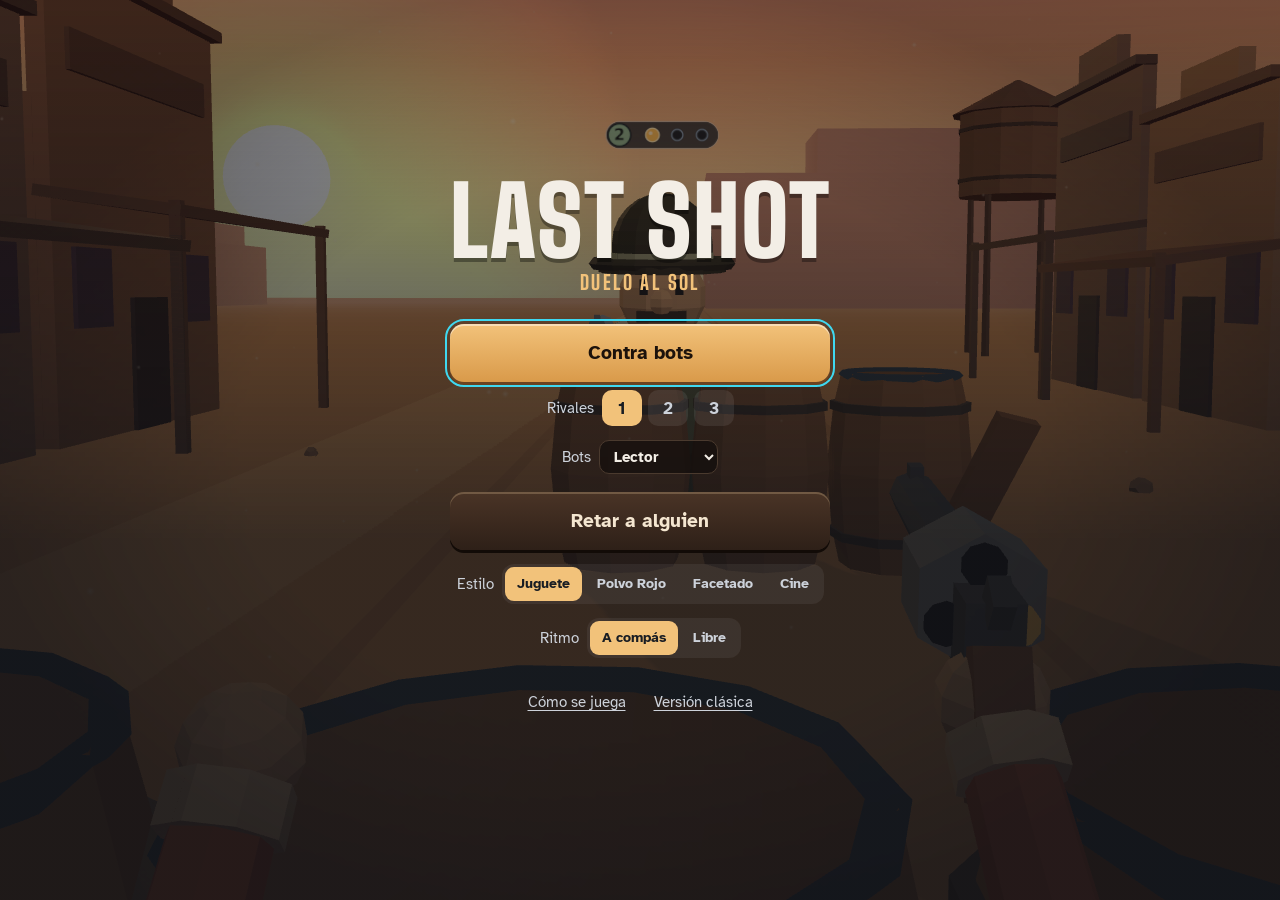
<file: index.html>
<!doctype html>
<html lang="es">
  <head>
    <meta charset="utf-8" />
    <meta
      name="viewport"
      content="width=device-width, initial-scale=1, viewport-fit=cover, interactive-widget=resizes-content"
    />
    <meta name="theme-color" content="#191D23" />
    <meta name="description" content="Last Shot: duelo al sol en primera persona. Recarga, cúbrete o dispara; contra bots o con hasta tres personas en casa." />
    <link rel="icon" type="image/svg+xml" href="./favicon.svg" />
    <link rel="preconnect" href="https://fonts.googleapis.com" />
    <link rel="preconnect" href="https://fonts.gstatic.com" crossorigin />
    <link
      rel="stylesheet"
      href="https://fonts.googleapis.com/css2?family=Anton&family=Atkinson+Hyperlegible:wght@400;700&family=Big+Shoulders+Display:wght@800;900&family=Smokum&display=swap"
    />
    <title>Last Shot</title>
    <script type="module" crossorigin src="./assets/main-CX0hcdd5.js"></script>
    <link rel="modulepreload" crossorigin href="./assets/icons-B4wjgE-C.js">
    <link rel="stylesheet" crossorigin href="./assets/main-DpHz0ccJ.css">
  </head>
  <body>
    <div id="app"></div>
    <noscript>Last Shot necesita JavaScript.</noscript>
  </body>
</html>
</file>
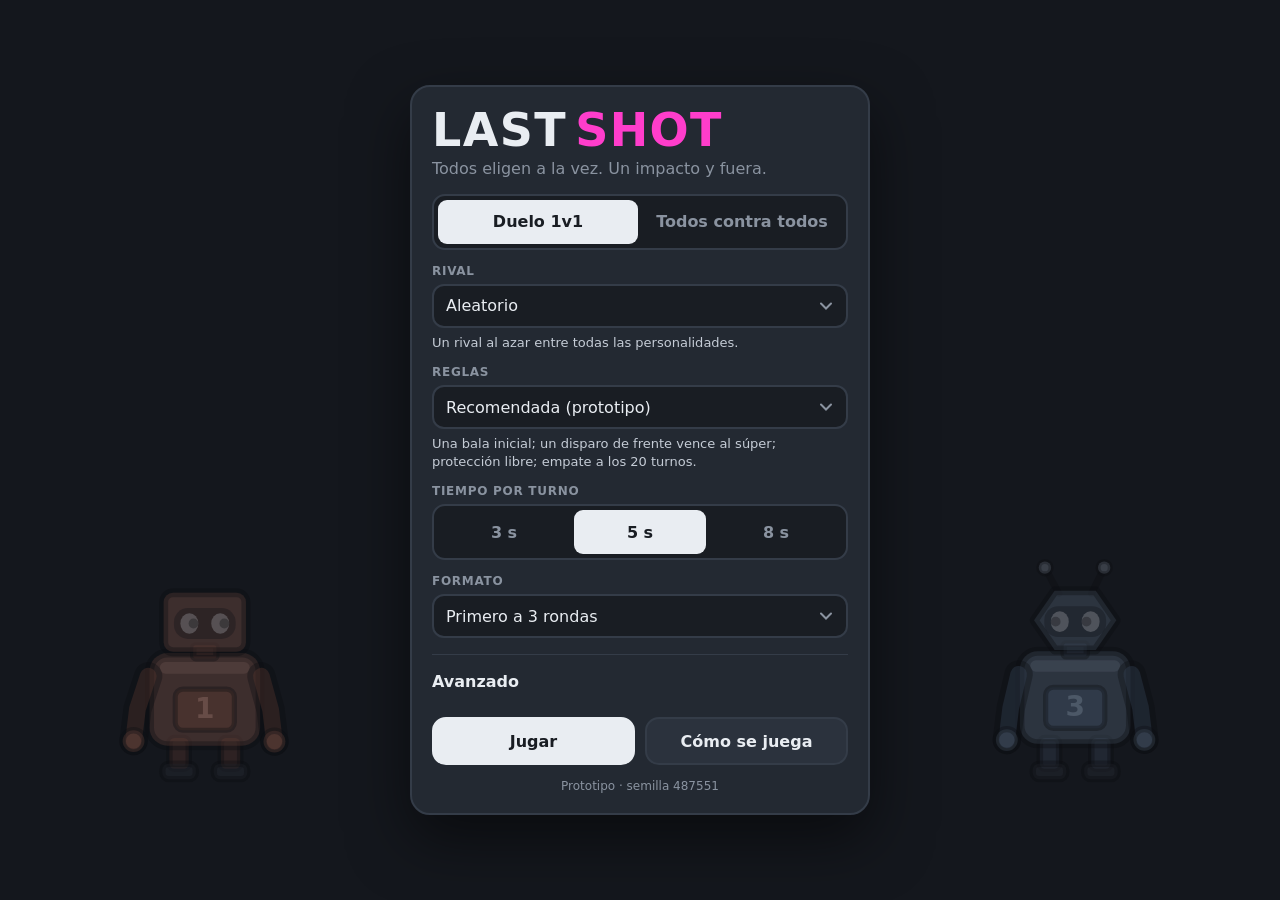
<file: clasico.html>
<!doctype html>
<html lang="es">
  <head>
    <meta charset="utf-8" />
    <meta
      name="viewport"
      content="width=device-width, initial-scale=1, viewport-fit=cover"
    />
    <meta name="theme-color" content="#191D23" />
    <meta name="description" content="Last Shot: duelo de turnos simultáneos. Recarga, protégete o dispara." />
    <link rel="icon" type="image/svg+xml" href="./favicon.svg" />
    <title>Last Shot · clásico</title>
    <script type="module" crossorigin src="./assets/clasico-B_nXFbmC.js"></script>
    <link rel="modulepreload" crossorigin href="./assets/icons-B4wjgE-C.js">
    <link rel="stylesheet" crossorigin href="./assets/clasico-CSBm9AZI.css">
  </head>
  <body>
    <div id="app"></div>
    <noscript>Last Shot necesita JavaScript.</noscript>
  </body>
</html>
</file>
<file: assets/main-DpHz0ccJ.css>
:root{--bg: #191d23;--ink: #f3eee6;--ink-2: #cdd2da;--muted: #8a93a0;--reload: #ffb547;--protect: #3fd8f0;--shoot: #ffffff;--super: #ff3dcb;--win: #7fd48a;--lose: #ff7a6b;--wood-hi: #9b6940;--wood-lo: #6f4527;--font-display: "Big Shoulders Display", "Arial Narrow", Impact, sans-serif;--font-body: "Atkinson Hyperlegible", system-ui, -apple-system, "Segoe UI", sans-serif;--safe-t: env(safe-area-inset-top, 0px);--safe-b: env(safe-area-inset-bottom, 0px);--safe-l: env(safe-area-inset-left, 0px);--safe-r: env(safe-area-inset-right, 0px);--band: 112px;color-scheme:dark}*{box-sizing:border-box}html,body{margin:0;height:100%;overflow:hidden;background:var(--bg);color:var(--ink);font-family:var(--font-body);line-height:1.25;-webkit-font-smoothing:antialiased;-webkit-tap-highlight-color:transparent;touch-action:manipulation;overscroll-behavior:none;user-select:none;-webkit-user-select:none}#app{position:fixed;inset:0}.fp-canvas{position:absolute;inset:0;width:100%;height:100%;display:block}svg{width:1em;height:1em;display:block}.k-reload{--c: var(--reload)}.k-protect{--c: var(--protect)}.k-shoot{--c: var(--shoot)}.k-super{--c: var(--super)}.fp-hud{position:absolute;inset:0;pointer-events:none}.fp-hud.hidden{display:none}.fp-hud button{pointer-events:auto}.fp-top{position:absolute;top:calc(var(--safe-t) + 5px);left:calc(var(--safe-l) + 12px);right:calc(var(--safe-r) + 12px);height:10px;display:flex;align-items:center;gap:12px}.fp-tl{position:relative;flex:1;height:6px;border-radius:3px;background:#0c0a0e80;box-shadow:0 0 0 1px #ffffff1a;transition:opacity .25s}.fp-tl b{position:absolute;left:0;top:0;bottom:0;border-radius:3px;width:var(--p, 100%);background:var(--ink)}.fp-tl i{position:absolute;top:50%;width:10px;height:10px;margin:-5px 0 0 -5px;border-radius:50%;background:#fff;box-shadow:0 0 8px 2px #fff6dcd9;left:var(--p, 100%)}.fp-tl.idle{opacity:.35}.fp-tl.idle i{display:none}.fp-tl.tension b{background:#ffe2a8}.fp-tl.tension i{animation:fp-tip .5s ease-in-out infinite alternate}@keyframes fp-tip{0%{transform:scale(1);box-shadow:0 0 6px 1px #ffdca0b3}to{transform:scale(1.35);box-shadow:0 0 12px 4px #ffc878f2}}.fp-corner,.fp-pips{display:flex;gap:5px;align-items:center}.fp-corner i,.fp-pips i{width:8px;height:8px;border-radius:1.5px;border:2px solid #9aa3af;transform:rotate(45deg);display:block;background:#120e0c66}.fp-corner i.on,.fp-pips i.on{background:var(--ink);border-color:var(--ink)}.fp-corner.rival{flex-direction:row-reverse}.fp-corner{gap:9px}.fp-pips.seat{gap:4px}.fp-pips.seat i{width:7px;height:7px;border-radius:50%;transform:none;border:1.5px solid var(--sc, #9aa3af);background:#120e0c66}.fp-pips.seat i.on{background:var(--sc, var(--ink));border-color:var(--sc, var(--ink));box-shadow:0 0 0 1px #ffffff59}.fp-corner.rival .fp-pips.seat{flex-direction:row-reverse}.fp-help{position:absolute;top:calc(var(--safe-t) + 22px);right:calc(var(--safe-r) + 8px);width:30px;height:30px;border-radius:50%;border:0;background:#120e0c73;color:var(--ink-2);font:700 15px/1 var(--font-body);cursor:pointer}.fp-help:focus-visible{outline:2px solid var(--protect)}.fp-mine{position:absolute;left:calc(var(--safe-l) + 16px);bottom:calc(var(--safe-b) + var(--band) + 10px);height:50px;display:flex;align-items:center;gap:12px}.fp-socks{display:flex;gap:5px;padding:5px 8px;border-radius:999px;background:#120e0c99;box-shadow:0 0 0 1px #ffffff12}.fp-socks .sk{width:13px;height:13px;border-radius:50%;border:2px solid #a9b0ba;position:relative;display:block}.fp-socks .sk i{position:absolute;inset:-2px;border-radius:50%;background:var(--reload);box-shadow:0 0 6px #ffb547bf,inset 0 -2px #78400a73;transform:scale(0);transition:transform .2s}.fp-socks .sk.full i{transform:scale(1)}.fp-socks .sk.pop i{animation:fp-pop .32s cubic-bezier(.3,1.6,.5,1)}.fp-badge{position:relative;width:50px;height:50px;border-radius:50%;background:#232932;display:grid;place-items:center;box-shadow:0 2px #0006;visibility:hidden;color:var(--c, #8a93a0)}.fp-badge:after{content:"";position:absolute;inset:0;border-radius:50%;border:3px solid var(--c, #8a93a0)}.fp-badge.auto:after{border-style:dashed;opacity:.7}.fp-badge.on{visibility:visible;animation:fp-pop .18s ease-out}.fp-badge .ico svg{width:30px;height:30px}.fp-badge .glow{position:absolute;inset:-6px;border-radius:50%;background:radial-gradient(circle,var(--c, transparent) 0,rgba(0,0,0,0) 68%);opacity:.25}.fp-badge .x{position:absolute;left:-7px;top:-7px;width:23px;height:23px;border-radius:50%;background:#232932;border:2px solid #9aa3af;color:#d5dae0;display:none;place-items:center}.fp-badge .x svg{width:15px;height:15px}.fp-badge.down .x{display:grid}.fp-badge.down{filter:saturate(.5)}@keyframes fp-pop{0%{transform:scale(.4)}70%{transform:scale(1.12)}to{transform:scale(1)}}.fp-band{position:absolute;left:0;right:0;bottom:0;height:calc(var(--band) + var(--safe-b));padding:14px calc(var(--safe-r) + 14px) calc(var(--safe-b) + 24px) calc(var(--safe-l) + 14px);background:linear-gradient(#2b1f17,#15100c);box-shadow:inset 0 3px #ffdeac24,0 -2px #0b0705}.fp-keys{max-width:440px;height:74px;margin:0 auto;display:grid;grid-template-columns:repeat(4,minmax(56px,1fr));gap:8px;transition:opacity .3s ease,transform .3s ease}.fp-keys.gone{opacity:0;transform:translateY(8px)}.fp-keys.gone .fp-key{pointer-events:none}.fp-keys.locked .fp-key:not(.sel){opacity:.42}.fp-key{position:relative;min-width:56px;height:74px;padding:5px;border:0;border-radius:14px;color:var(--c);cursor:pointer;background:repeating-linear-gradient(90deg,#00000012 0 2px,#0000 2px 11px,#ffe6be0d 11px 12px,#0000 12px 23px),linear-gradient(var(--wood-hi),var(--wood-lo));box-shadow:inset 0 2px #ffdeac73,inset 0 -3px #00000059,0 4px #1d120a;transition:transform .08s,box-shadow .08s;touch-action:manipulation}.fp-key:focus-visible{outline:2px solid var(--protect);outline-offset:3px}.fp-key .face{height:100%;border-radius:10px;background:#1e1712;display:grid;justify-items:center;align-content:center;gap:6px;box-shadow:inset 0 2px #00000080}.fp-key .ic svg{width:31px;height:31px}.fp-key .w{font:700 12.5px/1 var(--font-body);color:#e8d9c4;letter-spacing:.01em}.fp-key .ring{position:absolute;inset:-4px;border-radius:17px;border:3px solid var(--c);opacity:0;pointer-events:none}.fp-key .lift{position:absolute;left:50%;top:-48px;width:38px;height:38px;margin-left:-19px;border-radius:50%;background:#232932;box-shadow:0 0 0 3px var(--c),0 2px #0006;display:grid;place-items:center;opacity:0;transform:translateY(10px) scale(.6);transition:opacity .12s,transform .16s cubic-bezier(.3,1.5,.5,1);pointer-events:none}.fp-key .lift svg{width:22px;height:22px}.fp-key.sel{transform:translateY(3px);box-shadow:inset 0 2px #ffdeac4d,inset 0 -2px #00000059,0 1px #1d120a}.fp-key.sel .face{background:#15100c;box-shadow:inset 0 3px 6px #0009}.fp-key.sel .ring{opacity:.6}.fp-key.sel .lift{opacity:1;transform:none}.fp-key.sel.locked .ring{opacity:1;border-width:4px;animation:fp-snap .16s ease-out}.fp-key.sel.locked .lift{opacity:0}@keyframes fp-snap{0%{transform:scale(1.08)}to{transform:scale(1)}}.fp-key .notch{position:absolute;top:-2px;right:7px;width:18px;height:19px;border-radius:0 0 9px 9px;background:#120b07;display:none;box-shadow:inset 0 -2px #ffdeac2e,0 1px #ffdeac40}.fp-key .notch:before{content:"";position:absolute;left:6px;top:4px;width:6px;height:6px;border-radius:50%;background:#b9a68c}.fp-key .notch:after{content:"";position:absolute;left:7.5px;top:8px;width:3px;height:7px;border-radius:1px;background:#b9a68c}.fp-key.off .notch{display:block}.fp-key.off .ic{opacity:.42}.fp-key.off .w{color:#8f8272}.fp-key.shake{animation:fp-shake .28s ease}@keyframes fp-shake{20%{transform:translate(-4px)}45%{transform:translate(4px)}70%{transform:translate(-2px)}}.fp-intro{position:absolute;left:0;right:0;top:34%;text-align:center;font:900 clamp(48px,15vw,88px)/1 var(--font-display);text-transform:uppercase;letter-spacing:.02em;color:var(--ink);text-shadow:0 3px 0 rgba(0,0,0,.35),0 0 24px rgba(0,0,0,.35);opacity:0}.fp-intro.show{animation:fp-intro 1s ease-out forwards}@keyframes fp-intro{0%{opacity:0;transform:scale(1.25)}18%{opacity:1;transform:scale(1)}72%{opacity:1;transform:scale(1)}to{opacity:0;transform:scale(.96)}}.fp-result{position:absolute;inset:0;display:grid;place-items:center;padding:24px 16px calc(var(--safe-b) + var(--band) + 40px);background:#11131800;opacity:0;visibility:hidden;transition:opacity .25s,background .25s}.fp-result.show{opacity:1;visibility:visible;pointer-events:auto;background:#11131873}.fp-result.match.show{background:#1113189e}.fp-card{display:grid;justify-items:center;gap:14px;text-align:center}.fp-card h2{margin:0;font:900 clamp(40px,12vw,64px)/.95 var(--font-display);text-transform:uppercase;text-shadow:0 3px 0 rgba(0,0,0,.35)}.fp-card.win h2{color:var(--win)}.fp-card.lose h2{color:var(--lose)}.fp-score{display:flex;align-items:center;gap:10px;padding:8px 14px;border-radius:999px;background:#120e0c9e}.fp-score{flex-wrap:wrap;justify-content:center;max-width:calc(100vw - 32px)}.fp-score .fp-pips i{width:12px;height:12px}.fp-score .fp-pips.seat i{width:11px;height:11px;border-width:2px}.fp-score .fp-pips.gone{opacity:.45}.fp-gone{margin:-4px 0 0;color:var(--ink-2);font-size:14px}.fp-dot{display:inline-block;width:.42em;height:.42em;border-radius:50%;margin:0 .18em .12em 0;vertical-align:middle;box-shadow:0 0 0 2px #00000059}.fp-badge .tgt{position:absolute;right:-3px;bottom:-3px;width:13px;height:13px;border-radius:50%;display:none;box-shadow:0 0 0 2px #15100c}.fp-badge.aimed .tgt{display:block}.fp-score .sep{width:2px;height:16px;border-radius:1px;background:#5b636e}.fp-actions{display:flex;gap:10px;flex-wrap:wrap;justify-content:center}.fp-wait{margin:0;min-height:1.3em;color:var(--ink-2);font-size:15px}.fp-wait.pulse{animation:fp-pulse 1.4s ease-in-out infinite}@keyframes fp-pulse{50%{opacity:.45}}.fp-btn{min-height:48px;padding:0 22px;border:0;border-radius:14px;font:700 17px/1 var(--font-body);color:#f4e6d0;cursor:pointer;background:linear-gradient(#4a3426,#2e2018);box-shadow:inset 0 2px #ffdeac38,0 3px #120b07;text-decoration:none;display:inline-grid;place-items:center}.fp-btn.primary{color:#1c120b;background:linear-gradient(#f2c27a,#d99a4a);box-shadow:inset 0 2px #ffffff73,0 3px #6b4320}.fp-btn.big{min-height:58px;font-size:19px}.fp-btn.link{background:none;box-shadow:none;color:var(--ink-2);font-weight:400;font-size:15px;min-height:40px;padding:0 10px;text-decoration:underline;text-underline-offset:3px}.fp-btn:active{transform:translateY(2px)}.fp-btn:disabled{opacity:.6;cursor:default;transform:none}.fp-btn:focus-visible{outline:2px solid var(--protect);outline-offset:3px}.fp-screen{position:absolute;inset:0;display:grid;place-items:center;padding:calc(var(--safe-t) + 24px) calc(var(--safe-r) + 16px) calc(var(--safe-b) + 24px) calc(var(--safe-l) + 16px);background:#111318b8;overflow-y:auto;user-select:text;-webkit-user-select:text}.fp-screen.hidden{display:none}.fp-screen.menu{background:linear-gradient(#11131859,#111318d1 60%)}.fp-panel{width:min(100%,380px);display:grid;justify-items:center;gap:14px;text-align:center}.fp-panel h2{margin:0;font:900 40px/1 var(--font-display);text-transform:uppercase}.fp-title{margin:0;font:900 clamp(64px,20vw,96px)/.9 var(--font-display);text-transform:uppercase;letter-spacing:.01em;color:var(--ink);text-shadow:0 4px 0 rgba(0,0,0,.35)}.fp-sub{margin:-6px 0 18px;color:#f2c27a;font:800 20px/1 var(--font-display);text-transform:uppercase;letter-spacing:.12em}.fp-stack{display:grid;gap:12px;width:100%}.fp-stack .fp-btn{width:100%}.fp-rival{display:flex;align-items:center;justify-content:center;gap:8px;color:var(--ink-2);font-size:15px;margin:-4px 0 6px}.fp-select{font:700 15px var(--font-body);color:var(--ink);background:#120e0cb3;border:1px solid #4a3a2e;border-radius:10px;padding:6px 10px}.fp-foot{display:flex;gap:8px;margin-top:10px;flex-wrap:wrap;justify-content:center}.fp-detail,.fp-code{margin:0;color:var(--ink-2);font-size:16px}.fp-code b{font:800 26px/1 var(--font-display);letter-spacing:.14em;color:var(--ink);margin-left:4px}.fp-qr{width:220px;height:220px;border-radius:12px;background:var(--ink);image-rendering:pixelated}.fp-qr.empty{background:#ffffff0f;animation:fp-pulse 1.4s ease-in-out infinite}.fp-link{width:100%;font:14px ui-monospace,JetBrains Mono,monospace;color:var(--ink);background:#120e0cb3;border:1px solid #4a3a2e;border-radius:10px;padding:10px;text-align:center}.fp-help-actions,.fp-help-rules{list-style:none;margin:0;padding:0;width:100%;display:grid;gap:8px;text-align:left}.fp-help-actions li{display:grid;grid-template-columns:34px 82px 1fr;align-items:center;gap:8px;padding:8px 10px;border-radius:12px;background:#120e0c8c}.fp-help-actions .ic{color:var(--c)}.fp-help-actions .ic svg{width:26px;height:26px}.fp-help-actions span:last-child{color:var(--ink-2);font-size:15px}.fp-help-rules li{padding-left:18px;position:relative;font-size:15px}.fp-help-rules li:before{content:"";position:absolute;left:4px;top:.45em;width:7px;height:7px;transform:rotate(45deg);background:#f2c27a}.fp-keys-hint{margin:0;color:var(--muted);font-size:13px}.fp-tl .bts{display:none}.fp-tl.beats{background:none;box-shadow:none}.fp-tl.beats b,.fp-tl.beats i{display:none}.fp-tl.beats .bts{position:absolute;left:50%;top:50%;transform:translate(-50%,-50%);display:flex;align-items:center;gap:9px}.fp-tl .bts em{flex:none;width:12px;height:12px;border-radius:50%;background:var(--ink);box-shadow:0 0 0 1.5px #0c0a0e99,0 1px 3px #00000073;transition:transform .08s cubic-bezier(.55,0,.8,.2),opacity .08s linear,background .08s}.fp-tl .bts em.l3{width:15px;height:15px;background:#e0533a}.fp-tl .bts em:nth-child(4){margin-left:6px}.fp-tl .bts em.now{transform:scale(calc(1 + .32 * var(--bp, 0)));box-shadow:0 0 0 1.5px #0c0a0e99,0 0 calc(10px * var(--bp, 0)) 2px #fff0d2e6}.fp-tl .bts em.gone{transform:scale(.15);opacity:0}.fp-tl.beats.idle{opacity:.4}.fp-hud[data-ritmo=compas]{transform:translate(var(--sx, 0px),var(--sy, 0px))}.fp-hud[data-ritmo=compas] .fp-key .face{transform:translateY(calc(-3px * var(--beat, 0))) scale(calc(1 + .06 * var(--beat, 0)));filter:brightness(calc(1 + .28 * var(--beat, 0)))}.fp-hud[data-ritmo=compas] .fp-intro.show{animation-duration:1.3s}.fp-beatnum{position:absolute;left:0;right:0;top:calc(var(--safe-t) + 30px);text-align:center;transform-origin:50% 0;font:400 68px/1 "Anton",var(--font-display);color:#e0533a;text-shadow:0 3px 0 rgba(0,0,0,.45),0 0 18px rgba(0,0,0,.35);opacity:0;transform:scale(calc(1 + .5 * var(--snap, 0)));pointer-events:none}.fp-beatnum.on{opacity:1}.fp-beatnum.n1{color:#fff4e2;text-shadow:0 3px 0 #b8321e,0 0 22px rgba(224,83,58,.8)}.fp-edge,.fp-flash{position:absolute;inset:0;pointer-events:none;display:none}.fp-hud[data-ritmo=compas] .fp-edge,.fp-hud[data-ritmo=compas] .fp-flash{display:block}.fp-edge{box-shadow:inset 0 0 42px 12px #e04028e6;opacity:var(--edge, 0)}.fp-flash{background:#fff;opacity:var(--flash, 0)}:root[data-estilo=cine] .fp-tl.beats{inset:100% auto auto 50%;width:150px;height:22px;margin-left:-75px;background:var(--cine-cream);clip-path:polygon(0 0,100% 0,calc(100% - 8px) 100%,8px 100%)}:root[data-estilo=cine] .fp-tl.beats .bts{gap:8px;margin-top:-1px}:root[data-estilo=cine] .fp-tl .bts em{width:11px;height:11px;background:var(--cine-ink, #1b1f2b);box-shadow:none}:root[data-estilo=cine] .fp-tl .bts em.l3{width:14px;height:14px;background:var(--cine-red, #d9442b)}:root[data-estilo=cine] .fp-tl .bts em.now{box-shadow:0 0 0 calc(3px * var(--bp, 0)) #d9442b59}:root[data-estilo=cine] .fp-tl.beats.idle{opacity:1}:root[data-estilo=cine] .fp-tl.beats.idle .bts{opacity:.35}:root[data-estilo=cine] .fp-beatnum{top:calc(var(--safe-t) + var(--bar) + 30px);font-size:74px;color:var(--cine-red);text-shadow:4px 4px 0 var(--cine-ink)}:root[data-estilo=cine] .fp-beatnum.n1{color:var(--cine-cream);text-shadow:4px 4px 0 var(--cine-red),0 0 0 var(--cine-ink);-webkit-text-stroke:2px var(--cine-ink)}:root[data-estilo=cine] .fp-edge{box-shadow:inset 0 0 38px 12px #d9442bd9}.fp-data-wrap{max-width:100%;overflow-x:auto}.fp-data{border-collapse:collapse;font-size:14px;width:100%}.fp-data th,.fp-data td{padding:4px 6px;text-align:right;border-bottom:1px solid rgba(255,255,255,.1);white-space:nowrap}.fp-data th:first-child{text-align:left;font-weight:400;color:var(--ink-2);white-space:normal}.fp-data thead th{font-weight:700;color:var(--ink)}.fp-data td{font-variant-numeric:tabular-nums}.fp-data-json{width:100%;font:12px/1.3 ui-monospace,monospace;user-select:text;-webkit-user-select:text}.fp-data-json.hidden{display:none}:root[data-estilo=cine] .fp-data th,:root[data-estilo=cine] .fp-data td{border-bottom-color:#1b1f2b26}:root:is([data-estilo=polvo],[data-estilo=facetado],[data-estilo=cine]) .fp-data th:first-child{color:inherit;opacity:.75}:root:is([data-estilo=polvo],[data-estilo=facetado],[data-estilo=cine]) .fp-data thead th{color:inherit}@media(prefers-reduced-motion:reduce){.fp-intro.show{animation-duration:1s;animation-name:fp-fade}.fp-hud[data-ritmo=compas]{transform:none}.fp-hud[data-ritmo=compas] .fp-key .face{transform:none;filter:none}.fp-tl .bts em,.fp-tl .bts em.now,.fp-tl .bts em.gone{transition:none;transform:none}.fp-tl .bts em.gone{opacity:.18}.fp-beatnum{transform:none}.fp-hud[data-ritmo=compas] .fp-flash{display:none}.fp-edge{opacity:0}.fp-edge.on{opacity:.4}.fp-tl.tension i,.fp-wait.pulse,.fp-qr.empty{animation:none}@keyframes fp-fade{0%,to{opacity:0}15%,80%{opacity:1}}}@media(min-width:700px){.fp-keys{max-width:460px}}.fp-score .fp-pips.rival{flex-direction:row-reverse}.fp-count{display:inline-flex;gap:6px}.fp-count-btn{width:40px;height:36px;border:0;border-radius:10px;background:#ffffff14;color:var(--ink-2);font:700 17px/1 var(--font-body);cursor:pointer}.fp-count-btn.on{background:#f2c27a;color:#191d23}.fp-count-btn:focus-visible{outline:2px solid var(--protect);outline-offset:2px}.fp-btn.small{min-height:40px;padding:0 16px;font-size:15px}.fp-share{display:flex;gap:8px;width:100%;max-width:340px}.fp-share .fp-link{flex:1;min-width:0}.fp-seats{list-style:none;margin:0;padding:0;display:grid;gap:6px;width:100%;max-width:300px}.fp-seats li{text-align:left;display:flex;align-items:center;gap:10px;min-height:38px;padding:0 12px;border-radius:10px;background:#ffffff0f;font-size:16px}.fp-seats li.me{background:#f2c27a29}.fp-seats li.empty{color:var(--muted);background:#ffffff08}.fp-seats li.gone{opacity:.55}.fp-seats .name{flex:1;font-weight:700}.fp-seats em{font-style:normal;font-size:13px;color:var(--ink-2)}.fp-seats em.bot{font-weight:700;letter-spacing:.06em;color:var(--muted)}.fp-seat-dot{width:14px;height:14px;border-radius:50%;flex:none;display:inline-block;box-shadow:0 0 0 2px #00000059}.fp-seat-dot.empty{background:none;box-shadow:inset 0 0 0 2px #5b636e}.fp-you{display:flex;align-items:center;gap:8px;margin:0;font-size:18px;font-weight:700}.fp-code-inline{font:800 26px/1 var(--font-display);letter-spacing:.14em}.fp-seg{display:inline-flex;padding:3px;gap:3px;border-radius:12px;background:#ffffff0f}.fp-seg-btn{min-height:34px;padding:0 clamp(7px,2.6vw,12px);white-space:nowrap;border:0;border-radius:9px;background:none;color:var(--ink-2);font:700 14px/1 var(--font-body);cursor:pointer}.fp-seg-btn.on{background:#f2c27a;color:#191d23}.fp-seg-btn:focus-visible{outline:2px solid var(--protect);outline-offset:2px}.fp-style{margin:2px 0 0}:root:is([data-estilo=polvo],[data-estilo=facetado]){--rojo: #d8322a;--negro: #151312;--crema: #efe4cf;--arena: #c9a77f;--font-poster: "Smokum", "Big Shoulders Display", "Rockwell Condensed", "Arial Narrow", serif;--paper: radial-gradient(circle at 30% 40%, rgba(21, 19, 18, .1) 0 .6px, transparent 1.1px) 0 0 / 31px 37px, radial-gradient(circle at 80% 70%, rgba(21, 19, 18, .08) 0 .5px, transparent 1px) 11px 5px / 43px 29px, radial-gradient(circle at 70% 20%, rgba(21, 19, 18, .14) 0 1.1px, transparent 1.7px) 0 0 / 97px 113px, radial-gradient(circle at 50% 70%, rgba(216, 50, 42, .14) 0 .9px, transparent 1.5px) 0 0 / 83px 71px, repeating-linear-gradient(176deg, rgba(120, 90, 50, .035) 0 2px, transparent 2px 7px), radial-gradient(ellipse at 50% 42%, transparent 52%, rgba(122, 82, 40, .22) 100%), var(--crema);color-scheme:light}:root:is([data-estilo=polvo],[data-estilo=facetado]) body{background:var(--crema)}:root:is([data-estilo=polvo],[data-estilo=facetado]) .fp-screen,:root:is([data-estilo=polvo],[data-estilo=facetado]) .fp-screen.menu{background:var(--paper);color:var(--negro)}:root:is([data-estilo=polvo],[data-estilo=facetado]) .fp-screen.menu:before{content:"";position:absolute;left:50%;top:calc(var(--safe-t) + 4%);width:min(62vw,300px);aspect-ratio:1;transform:translate(-50%);border-radius:50%;background:linear-gradient(178deg,transparent 0 58%,var(--crema) 58% 61%,transparent 61% 70%,var(--crema) 70% 71.5%,transparent 71.5%),var(--rojo);pointer-events:none}:root:is([data-estilo=polvo],[data-estilo=facetado]) .fp-panel{position:relative}:root:is([data-estilo=polvo],[data-estilo=facetado]) .fp-title{font:400 clamp(68px,22vw,112px)/.86 var(--font-poster);color:var(--negro);letter-spacing:.01em;text-shadow:3px 3px 0 var(--crema),5px 5px 0 rgba(216,50,42,.85)}:root:is([data-estilo=polvo],[data-estilo=facetado]) .fp-sub{color:var(--negro);background:var(--crema);padding:4px 10px;font:800 16px/1 var(--font-display);letter-spacing:.32em}:root:is([data-estilo=polvo],[data-estilo=facetado]) .fp-panel h2,:root:is([data-estilo=polvo],[data-estilo=facetado]) .fp-card h2{font-family:var(--font-poster);font-weight:400;letter-spacing:.01em}:root:is([data-estilo=polvo],[data-estilo=facetado]) .fp-panel h2{color:var(--rojo);font-size:46px}:root:is([data-estilo=polvo],[data-estilo=facetado]) .fp-rival,:root:is([data-estilo=polvo],[data-estilo=facetado]) .fp-detail,:root:is([data-estilo=polvo],[data-estilo=facetado]) .fp-code,:root:is([data-estilo=polvo],[data-estilo=facetado]) .fp-wait,:root:is([data-estilo=polvo],[data-estilo=facetado]) .fp-help-actions span:last-child,:root:is([data-estilo=polvo],[data-estilo=facetado]) .fp-help-rules li{color:var(--negro)}:root:is([data-estilo=polvo],[data-estilo=facetado]) .fp-code b{color:var(--negro)}:root:is([data-estilo=polvo],[data-estilo=facetado]) .fp-keys-hint{color:#6d5a45}:root:is([data-estilo=polvo],[data-estilo=facetado]) .fp-btn{border-radius:4px;color:var(--crema);background:var(--negro);box-shadow:3px 3px 0 var(--rojo);letter-spacing:.02em}:root:is([data-estilo=polvo],[data-estilo=facetado]) .fp-btn.primary{color:var(--crema);background:var(--rojo);box-shadow:3px 3px 0 var(--negro)}:root:is([data-estilo=polvo],[data-estilo=facetado]) .fp-btn.link{background:none;box-shadow:none;color:var(--negro)}:root:is([data-estilo=polvo],[data-estilo=facetado]) .fp-btn:active{transform:translate(2px,2px);box-shadow:1px 1px 0 var(--negro)}:root:is([data-estilo=polvo],[data-estilo=facetado]) .fp-btn:focus-visible,:root:is([data-estilo=polvo],[data-estilo=facetado]) .fp-count-btn:focus-visible,:root:is([data-estilo=polvo],[data-estilo=facetado]) .fp-seg-btn:focus-visible{outline-color:var(--negro)}:root:is([data-estilo=polvo],[data-estilo=facetado]) .fp-count-btn,:root:is([data-estilo=polvo],[data-estilo=facetado]) .fp-seg{border-radius:4px;background:transparent;box-shadow:inset 0 0 0 2px var(--negro)}:root:is([data-estilo=polvo],[data-estilo=facetado]) .fp-count-btn{color:var(--negro)}:root:is([data-estilo=polvo],[data-estilo=facetado]) .fp-count-btn.on,:root:is([data-estilo=polvo],[data-estilo=facetado]) .fp-seg-btn.on{background:var(--negro);color:var(--crema)}:root:is([data-estilo=polvo],[data-estilo=facetado]) .fp-seg-btn{border-radius:2px;color:var(--negro)}:root:is([data-estilo=polvo],[data-estilo=facetado]) .fp-select,:root:is([data-estilo=polvo],[data-estilo=facetado]) .fp-link{color:var(--negro);background:#fffaf08c;border:2px solid var(--negro);border-radius:4px}:root:is([data-estilo=polvo],[data-estilo=facetado]) .fp-qr{border-radius:2px;box-shadow:0 0 0 3px var(--negro)}:root:is([data-estilo=polvo],[data-estilo=facetado]) .fp-qr.empty{background:#15131214}:root:is([data-estilo=polvo],[data-estilo=facetado]) .fp-seats li{border-radius:3px;background:#15131212}:root:is([data-estilo=polvo],[data-estilo=facetado]) .fp-seats li.me{background:#d8322a29}:root:is([data-estilo=polvo],[data-estilo=facetado]) .fp-seats li.empty{color:#6d5a45;background:#15131208}:root:is([data-estilo=polvo],[data-estilo=facetado]) .fp-seats em,:root:is([data-estilo=polvo],[data-estilo=facetado]) .fp-seats em.bot{color:#6d5a45}:root:is([data-estilo=polvo],[data-estilo=facetado]) .fp-seat-dot{box-shadow:0 0 0 2px var(--negro)}:root:is([data-estilo=polvo],[data-estilo=facetado]) .fp-seat-dot.empty{box-shadow:inset 0 0 0 2px #8a7458}:root:is([data-estilo=polvo],[data-estilo=facetado]) .fp-help-actions li{border-radius:3px;background:#15131212}:root:is([data-estilo=polvo],[data-estilo=facetado]) .fp-help-actions .ic{width:34px;height:34px;display:grid;place-items:center;border-radius:50%;background:var(--negro)}:root:is([data-estilo=polvo],[data-estilo=facetado]) .fp-help-actions .ic svg{width:22px;height:22px}:root:is([data-estilo=polvo],[data-estilo=facetado]) .fp-help-rules li:before{background:var(--rojo)}:root:is([data-estilo=polvo],[data-estilo=facetado]) .fp-intro{font:400 clamp(56px,18vw,100px)/1 var(--font-poster);color:var(--negro);text-shadow:4px 3px 0 var(--rojo),0 0 18px rgba(239,228,207,.9)}:root:is([data-estilo=polvo],[data-estilo=facetado]) .fp-band{background:radial-gradient(circle at 30% 40%,rgba(239,228,207,.1) 0 .8px,transparent 1.4px) 0 0 / 29px 33px,var(--negro);box-shadow:none}:root:is([data-estilo=polvo],[data-estilo=facetado]) .fp-band:before{content:"";position:absolute;left:0;right:0;top:-5px;height:7px;background:var(--rojo);clip-path:polygon(0 40%,4% 10%,9% 55%,15% 20%,22% 60%,28% 15%,35% 50%,41% 0,48% 45%,55% 15%,61% 60%,68% 20%,74% 55%,81% 5%,87% 50%,93% 15%,100% 45%,100% 100%,0 100%)}:root:is([data-estilo=polvo],[data-estilo=facetado]) .fp-key{border-radius:6px;background:var(--crema);box-shadow:0 3px 0 var(--rojo)}:root:is([data-estilo=polvo],[data-estilo=facetado]) .fp-key .face{border-radius:3px;background:var(--negro);box-shadow:none}:root:is([data-estilo=polvo],[data-estilo=facetado]) .fp-key .w{color:var(--crema)}:root:is([data-estilo=polvo],[data-estilo=facetado]) .fp-key .ring{border-radius:8px}:root:is([data-estilo=polvo],[data-estilo=facetado]) .fp-key.sel{box-shadow:0 1px 0 var(--rojo)}:root:is([data-estilo=polvo],[data-estilo=facetado]) .fp-key.sel .face{background:#000;box-shadow:none}:root:is([data-estilo=polvo],[data-estilo=facetado]) .fp-key .notch{background:var(--negro);box-shadow:0 0 0 2px var(--crema)}:root:is([data-estilo=polvo],[data-estilo=facetado]) .fp-key .notch:before,:root:is([data-estilo=polvo],[data-estilo=facetado]) .fp-key .notch:after{background:var(--crema)}:root:is([data-estilo=polvo],[data-estilo=facetado]) .fp-key.off .w{color:#8a7a66}:root:is([data-estilo=polvo],[data-estilo=facetado]) .fp-result.show{background:#15131247}:root:is([data-estilo=polvo],[data-estilo=facetado]) .fp-result.match.show{background:#1513126b}:root:is([data-estilo=polvo],[data-estilo=facetado]) .fp-card{padding:18px 20px 20px;background:var(--paper);color:var(--negro);box-shadow:0 0 0 3px var(--negro),6px 6px 0 3px var(--rojo);max-width:calc(100vw - 40px)}:root:is([data-estilo=polvo],[data-estilo=facetado]) .fp-card h2{font-size:clamp(40px,13vw,66px);line-height:.92;color:var(--negro);text-shadow:none}:root:is([data-estilo=polvo],[data-estilo=facetado]) .fp-card.win h2{color:var(--negro)}:root:is([data-estilo=polvo],[data-estilo=facetado]) .fp-card.lose h2{color:var(--rojo)}:root:is([data-estilo=polvo],[data-estilo=facetado]) .fp-card.draw h2{color:#6d5a45}:root:is([data-estilo=polvo],[data-estilo=facetado]) .fp-score{border-radius:4px;background:var(--negro)}:root:is([data-estilo=polvo],[data-estilo=facetado]) .fp-gone{color:var(--negro)}.fp-cine-bar{display:none}.fp-mk{--mk: 14px;position:relative;display:inline-block;flex:none;width:var(--mk);height:var(--mk);background:var(--cine-ink, #1b1f2b);vertical-align:middle}.fp-mk.s-circle{border-radius:50%}.fp-mk.s-tri{background:var(--cine-red, #d9442b);clip-path:polygon(50% 2%,100% 92%,0 92%)}.fp-mk.s-square{background:var(--cine-teal, #2e8c8f);transform:scale(.84)}.fp-mk.s-diamond{clip-path:polygon(50% 0,96% 50%,50% 100%,4% 50%)}.fp-mk.big{--mk: .62em;margin:0 .12em .1em}:root[data-estilo=cine]{--cine-cream: #f3e9d8;--cine-cream2: #eadcc3;--cine-cream3: #d9c3a0;--cine-cream-hi: #fbf4e8;--cine-red: #d9442b;--cine-red-dk: #b5361f;--cine-ink: #1b1f2b;--cine-ink2: #262b3a;--cine-ink3: #363c4f;--cine-teal: #2e8c8f;--font-cine: "Anton", "Bebas Neue", Impact, "Haettenschweiler", "Arial Narrow Bold", sans-serif;--bar: 50px;--oct: polygon(9px 0, calc(100% - 9px) 0, 100% 9px, 100% calc(100% - 9px) , calc(100% - 9px) 100%, 9px 100%, 0 calc(100% - 9px) , 0 9px);color-scheme:light}:root[data-estilo=cine] body{background:var(--cine-cream);color:var(--cine-ink)}:root[data-estilo=cine] .fp-top{top:0;left:0;right:0;height:calc(var(--safe-t) + var(--bar));padding:var(--safe-t) var(--safe-r) 3px var(--safe-l);display:block;background:var(--cine-cream)}:root[data-estilo=cine] .fp-corner{display:none}:root[data-estilo=cine] .fp-cine-bar{display:flex;height:100%;align-items:center;justify-content:space-around;padding:0 8px}.fp-cp{display:grid;grid-template-columns:auto auto auto;grid-template-rows:auto 6px;align-items:center;column-gap:6px;row-gap:4px;color:var(--cine-ink)}.fp-cp b{font:400 15px/1 var(--font-cine);letter-spacing:.04em}.fp-cp .tk{display:flex;gap:2.5px}.fp-cp .tk i{width:3px;height:9px;background:#1b1f2b38}.fp-cp .tk i.on{background:var(--cine-ink)}.fp-cp .rp{grid-column:1 / -1;display:flex;gap:3px;justify-content:center}.fp-cp .rp i{width:5px;height:5px;box-shadow:inset 0 0 0 1px #1b1f2b66}.fp-cp .rp i.on{background:var(--cine-red);box-shadow:none}.fp-cp.dead b{color:#1b1f2b59}.fp-cp.dead .fp-mk{background:#1b1f2b47}.fp-cp.dead .tk i{background:#1b1f2b2e}.fp-cp{position:relative}.fp-cp.gone{opacity:.5}:root[data-estilo=cine] .fp-tl{position:absolute;left:0;right:0;bottom:0;height:3px;border-radius:0;background:var(--cine-cream3);box-shadow:none}:root[data-estilo=cine] .fp-tl b{border-radius:0;background:var(--cine-ink)}:root[data-estilo=cine] .fp-tl.tension b{background:var(--cine-red)}:root[data-estilo=cine] .fp-tl i{display:none}:root[data-estilo=cine] .fp-tl.idle{opacity:1}:root[data-estilo=cine] .fp-help{top:calc(var(--safe-t) + var(--bar) + 8px);border-radius:0;clip-path:polygon(6px 0,calc(100% - 6px) 0,100% 6px,100% calc(100% - 6px),calc(100% - 6px) 100%,6px 100%,0 calc(100% - 6px),0 6px);background:var(--cine-ink);color:var(--cine-cream);font:400 17px/1 var(--font-cine)}:root[data-estilo=cine] .fp-socks{display:none}:root[data-estilo=cine] .fp-mine{transition:opacity .15s}:root[data-estilo=cine] .fp-hud[data-insert=true] .fp-mine{opacity:0}:root[data-estilo=cine] .fp-badge,:root[data-estilo=cine] .fp-badge .x{background:var(--cine-ink);box-shadow:none}:root[data-estilo=cine] .fp-badge .x{border-color:var(--cine-cream)}:root[data-estilo=cine] .fp-badge .glow{display:none}:root[data-estilo=cine] .fp-band{background:var(--cine-ink);box-shadow:inset 0 6px #21263a}:root[data-estilo=cine] .fp-key{padding:0;border-radius:0;background:none;box-shadow:none}:root[data-estilo=cine] .fp-key:before{content:"";position:absolute;inset:0;clip-path:var(--oct);background:#f3e9d824}:root[data-estilo=cine] .fp-key .face{position:absolute;inset:1px;height:auto;border-radius:0;clip-path:var(--oct);background:linear-gradient(172deg,#2c3242 0 46%,var(--cine-ink2) 46%);box-shadow:none}:root[data-estilo=cine] .fp-key .w{font:400 12px/1 var(--font-cine);letter-spacing:.08em;text-transform:uppercase;color:#f3e9d8b8}:root[data-estilo=cine] .fp-key .ring{display:none}:root[data-estilo=cine] .fp-key.sel{transform:translateY(2px);box-shadow:none}:root[data-estilo=cine] .fp-key.sel:before{inset:-1.5px;background:var(--c)}:root[data-estilo=cine] .fp-key.sel .face{inset:2px;background:linear-gradient(color-mix(in srgb,var(--c) 16%,transparent),color-mix(in srgb,var(--c) 16%,transparent)),linear-gradient(172deg,#3a4157 0 46%,#30364a 46%);box-shadow:none}:root[data-estilo=cine] .fp-key.sel.locked:before{inset:-2.5px}:root[data-estilo=cine] .fp-key .lift{border-radius:0;clip-path:var(--oct);background:var(--cine-ink2);box-shadow:inset 0 0 0 3px var(--c)}:root[data-estilo=cine] .fp-key .notch{z-index:1;background:var(--cine-ink);box-shadow:0 0 0 1.5px #f3e9d880}:root[data-estilo=cine] .fp-key .notch:before,:root[data-estilo=cine] .fp-key .notch:after{background:var(--cine-cream)}:root[data-estilo=cine] .fp-key.off .w{color:#f3e9d859}:root[data-estilo=cine] .fp-key:focus-visible{outline-color:var(--cine-cream)}:root[data-estilo=cine] .fp-intro{font:400 clamp(56px,18vw,98px)/1 var(--font-cine);letter-spacing:.01em;color:var(--cine-ink);text-shadow:4px 4px 0 var(--cine-red),0 0 22px rgba(251,244,232,.85)}:root[data-estilo=cine] .fp-result.show{background:#1b1f2b4d}:root[data-estilo=cine] .fp-result.match.show{background:#1b1f2b7a}:root[data-estilo=cine] .fp-card{padding:18px 22px 20px;background:var(--cine-cream);color:var(--cine-ink);box-shadow:0 0 0 3px var(--cine-ink),7px 7px 0 3px var(--cine-red);max-width:calc(100vw - 40px)}:root[data-estilo=cine] .fp-card h2{font:400 clamp(42px,13vw,68px)/.95 var(--font-cine);letter-spacing:.01em;color:var(--cine-ink);text-shadow:none}:root[data-estilo=cine] .fp-card.lose h2{color:var(--cine-red)}:root[data-estilo=cine] .fp-card.draw h2{color:var(--cine-ink3)}:root[data-estilo=cine] .fp-card.lose h2 .fp-mk.s-tri{background:var(--cine-ink)}:root[data-estilo=cine] .fp-score{border-radius:0;background:none;box-shadow:inset 0 -2px 0 var(--cine-cream3);padding:4px 6px 10px}:root[data-estilo=cine] .fp-score .fp-pips.seat{gap:5px}:root[data-estilo=cine] .fp-score .fp-pips.seat i,:root[data-estilo=cine] .fp-score .fp-pips.seat i.on{border-radius:0;border:0;box-shadow:inset 0 0 0 2px #1b1f2b66;background:none}:root[data-estilo=cine] .fp-score .fp-pips.seat i.on{background:var(--cine-red);box-shadow:none}:root[data-estilo=cine] .fp-score .fp-pips .fp-mk{margin-right:3px}:root[data-estilo=cine] .fp-score .sep{background:var(--cine-cream3)}:root[data-estilo=cine] .fp-gone,:root[data-estilo=cine] .fp-wait{color:var(--cine-ink)}:root[data-estilo=cine] .fp-screen,:root[data-estilo=cine] .fp-screen.menu{background:var(--cine-cream);color:var(--cine-ink)}:root[data-estilo=cine] .fp-screen.menu:before{content:"";position:absolute;left:50%;top:calc(var(--safe-t) + 5%);width:min(58vw,280px);aspect-ratio:1;transform:translate(-50%);background:linear-gradient(transparent 0 64%,var(--cine-cream) 64% 67%,transparent 67% 74%,var(--cine-cream) 74% 76%,transparent 76%),var(--cine-red);clip-path:polygon(50% 0,85% 15%,100% 50%,85% 85%,50% 100%,15% 85%,0 50%,15% 15%);pointer-events:none}:root[data-estilo=cine] .fp-panel{position:relative}:root[data-estilo=cine] .fp-title{font:400 clamp(66px,21vw,108px)/.9 var(--font-cine);letter-spacing:.01em;color:var(--cine-ink);text-shadow:4px 4px 0 var(--cine-cream),7px 7px 0 var(--cine-red)}:root[data-estilo=cine] .fp-sub{color:var(--cine-cream);background:var(--cine-ink);padding:5px 12px 4px;font:400 16px/1 var(--font-cine);letter-spacing:.3em}:root[data-estilo=cine] .fp-panel h2{font:400 46px/1 var(--font-cine);letter-spacing:.01em;color:var(--cine-red)}:root[data-estilo=cine] .fp-rival,:root[data-estilo=cine] .fp-detail,:root[data-estilo=cine] .fp-code,:root[data-estilo=cine] .fp-help-actions span:last-child,:root[data-estilo=cine] .fp-help-rules li,:root[data-estilo=cine] .fp-code b{color:var(--cine-ink)}:root[data-estilo=cine] .fp-code b,:root[data-estilo=cine] .fp-code-inline{font-family:var(--font-cine);font-weight:400}:root[data-estilo=cine] .fp-keys-hint{color:var(--cine-ink3)}:root[data-estilo=cine] .fp-style{flex-wrap:wrap}:root[data-estilo=cine] .fp-btn{border-radius:0;clip-path:var(--oct);color:var(--cine-cream);background:var(--cine-ink);box-shadow:none;font:400 18px/1 var(--font-cine);letter-spacing:.06em;text-transform:uppercase}:root[data-estilo=cine] .fp-btn.big{font-size:21px}:root[data-estilo=cine] .fp-btn.primary{background:var(--cine-red);color:var(--cine-cream-hi)}:root[data-estilo=cine] .fp-btn.link{clip-path:none;background:none;color:var(--cine-ink);font:400 15px/1 var(--font-body);letter-spacing:0;text-transform:none}:root[data-estilo=cine] .fp-btn:focus-visible,:root[data-estilo=cine] .fp-count-btn:focus-visible,:root[data-estilo=cine] .fp-seg-btn:focus-visible{outline-color:var(--cine-teal)}:root[data-estilo=cine] .fp-btn:focus-visible{clip-path:none}:root[data-estilo=cine] .fp-count-btn,:root[data-estilo=cine] .fp-seg{border-radius:0;background:transparent;box-shadow:inset 0 0 0 2px var(--cine-ink)}:root[data-estilo=cine] .fp-count-btn{color:var(--cine-ink);font-family:var(--font-cine);font-weight:400}:root[data-estilo=cine] .fp-count-btn.on,:root[data-estilo=cine] .fp-seg-btn.on{background:var(--cine-ink);color:var(--cine-cream)}:root[data-estilo=cine] .fp-seg-btn{border-radius:0;color:var(--cine-ink)}:root[data-estilo=cine] .fp-select,:root[data-estilo=cine] .fp-link{color:var(--cine-ink);background:var(--cine-cream-hi);border:2px solid var(--cine-ink);border-radius:0}:root[data-estilo=cine] .fp-qr{border-radius:0;box-shadow:0 0 0 3px var(--cine-ink),5px 5px 0 3px var(--cine-red)}:root[data-estilo=cine] .fp-qr.empty{background:#1b1f2b14}:root[data-estilo=cine] .fp-seats li{border-radius:0;background:#1b1f2b12}:root[data-estilo=cine] .fp-seats li.me{background:#d9442b29}:root[data-estilo=cine] .fp-seats li.empty{color:var(--cine-ink3);background:#1b1f2b08}:root[data-estilo=cine] .fp-seats em,:root[data-estilo=cine] .fp-seats em.bot{color:var(--cine-ink3)}:root[data-estilo=cine] .fp-seat-dot{box-shadow:0 0 0 2px var(--cine-ink)}:root[data-estilo=cine] .fp-seat-dot.empty{box-shadow:inset 0 0 0 2px var(--cine-cream3)}:root[data-estilo=cine] .fp-help-actions li{border-radius:0;background:#1b1f2b12}:root[data-estilo=cine] .fp-help-actions .ic{width:34px;height:34px;display:grid;place-items:center;clip-path:var(--oct);background:var(--cine-ink)}:root[data-estilo=cine] .fp-help-actions .ic svg{width:22px;height:22px}:root[data-estilo=cine] .fp-help-actions b{font:400 16px/1 var(--font-cine);letter-spacing:.04em;text-transform:uppercase}:root[data-estilo=cine] .fp-help-rules li:before{background:var(--cine-red)}.fp-clock,.fp-standing,.fp-key .tg{display:none}:root[data-estilo=cine] .fp-cine-bar{align-items:stretch}:root[data-estilo=cine] .fp-cp{align-content:center}.fp-cp>.fp-mk{grid-area:1 / 1}.fp-cp>b{grid-area:1 / 2}.fp-cp>.tk{grid-area:1 / 3}.fp-cp>.rp{grid-area:2 / 1 / 3 / -1}:root[data-estilo=cine] .fp-clock{display:flex;position:absolute;left:50%;bottom:-7px;z-index:2;padding:3px 6px 2px;transform:translate(-50%);clip-path:polygon(4px 0,calc(100% - 4px) 0,100% 4px,100% calc(100% - 4px),calc(100% - 4px) 100%,4px 100%,0 calc(100% - 4px),0 4px);background:var(--cine-ink);color:var(--cine-cream);font:400 11px/1 var(--font-cine);opacity:0;transition:opacity .2s,background .2s}:root[data-estilo=cine] .fp-clock.on{opacity:1}:root[data-estilo=cine] .fp-clock.tension{background:var(--cine-red)}.fp-clock i{display:block;width:.62em;font-style:normal;text-align:center}.fp-clock i.c{width:.34em}.fp-cp .ac{position:absolute;left:50%;top:calc(100% + 8px);width:26px;height:26px;margin-left:-13px;display:none;place-items:center;clip-path:polygon(5px 0,calc(100% - 5px) 0,100% 5px,100% calc(100% - 5px),calc(100% - 5px) 100%,5px 100%,0 calc(100% - 5px),0 5px);background:var(--cine-ink);color:var(--c, var(--cine-cream))}.fp-cp .ac.on{display:grid;animation:fp-pop .18s ease-out}.fp-cp .ac.auto{opacity:.62}.fp-cp .ac svg{width:17px;height:17px}.fp-cp .x{grid-area:1 / 1;justify-self:center;align-self:center;width:24px;height:4px;background:var(--cine-red);transform:rotate(-38deg) scaleX(0);transition:transform .16s ease-out;pointer-events:none}.fp-cp.dead .x{transform:rotate(-38deg) scaleX(1)}.fp-cp.ko .fp-mk{background:var(--cine-ink)}.fp-cp.ko .fp-mk.s-tri{background:var(--cine-red)}.fp-cp.ko .fp-mk.s-square{background:var(--cine-teal)}.fp-cp.dead .tk{gap:3px;align-self:center}.fp-cp.dead .tk i{width:5px;height:2px;background:#1b1f2b61}.fp-cp .st{grid-area:1 / 1 / -1 / -1;justify-self:center;align-self:center;z-index:3;display:none;padding:3px 6px 2px;background:var(--cine-red);color:var(--cine-cream-hi);box-shadow:0 0 0 2px var(--cine-cream),0 0 0 3.5px var(--cine-red);font:400 12px/1 var(--font-cine);letter-spacing:.06em;text-transform:uppercase;white-space:nowrap;pointer-events:none}.fp-cp.ko .st{display:block;animation:fp-stamp 1.2s ease-out forwards}@keyframes fp-stamp{0%{opacity:0;transform:rotate(-12deg) scale(2.4)}12%{opacity:1;transform:rotate(-12deg) scale(.92)}20%{transform:rotate(-12deg) scale(1)}80%{opacity:1;transform:rotate(-12deg) scale(1)}to{opacity:0;transform:rotate(-12deg) scale(.96)}}:root[data-estilo=cine] .fp-standing{display:flex;position:absolute;top:calc(var(--safe-t) + var(--bar) + 46px);right:calc(var(--safe-r) + 8px);align-items:baseline;gap:6px;padding:5px 11px 4px;clip-path:polygon(6px 0,calc(100% - 6px) 0,100% 6px,100% calc(100% - 6px),calc(100% - 6px) 100%,6px 100%,0 calc(100% - 6px),0 6px);background:var(--cine-ink);color:var(--cine-cream);font:400 15px/1 var(--font-cine);letter-spacing:.06em;text-transform:uppercase;opacity:0;transform:translateY(-6px);transition:opacity .2s,transform .2s}:root[data-estilo=cine] .fp-standing.show{opacity:1;transform:none}.fp-standing b{font-size:27px;font-weight:400;color:color-mix(in srgb,var(--cine-teal) 70%,#ffffff)}:root[data-estilo=cine] .fp-key .ic svg{width:30px;height:30px}:root[data-estilo=cine] .fp-key .tg{position:absolute;left:50%;top:-8px;z-index:2;align-items:center;gap:3px;padding:3px 6px 2px;transform:translate(-50%);background:var(--cine-cream);color:var(--cine-ink);box-shadow:0 0 0 1.5px var(--c);font:400 12px/1 var(--font-cine);white-space:nowrap;pointer-events:none}:root[data-estilo=cine] .fp-key.aimed .tg{display:flex}.fp-key .tg .fp-mk{--mk: 10px}.fp-key .tg .ar{color:var(--cine-red)}.fp-tagline{padding:4px 10px 3px;background:var(--cine-ink);color:var(--cine-cream);font:400 13px/1 var(--font-cine);letter-spacing:.3em;text-transform:uppercase}.fp-place{margin:0;color:var(--cine-ink);font:400 20px/1 var(--font-cine);letter-spacing:.06em;text-transform:uppercase}.fp-place:before,.fp-place:after{content:"—";margin:0 .4em;color:var(--cine-red)}.fp-place b{font-weight:400;color:var(--cine-red)}.fp-cscore{display:flex;flex-wrap:wrap;justify-content:center;gap:8px 16px;padding:6px 4px 10px;box-shadow:inset 0 -2px 0 var(--cine-cream3)}.fp-cs{display:flex;align-items:center;gap:6px}.fp-cs.gone{opacity:.45}.fp-rpips{display:flex;gap:4px}.fp-rpips i{width:10px;height:10px;box-shadow:inset 0 0 0 2px #1b1f2b66}.fp-rpips i.on{background:var(--cine-red);box-shadow:none}:root[data-estilo=cine] .fp-cround{gap:12px}.fp-end{position:absolute;inset:0;overflow-y:auto;display:flex;flex-direction:column;align-items:center;gap:10px;padding:calc(var(--safe-t) + 18px) calc(var(--safe-r) + 16px) calc(var(--safe-b) + 16px) calc(var(--safe-l) + 16px);background:var(--cine-cream);color:var(--cine-ink);text-align:center}.fp-end>*{flex:none}.fp-end h2{margin:0;color:var(--cine-red);font:400 clamp(56px,min(22vw,11vh),112px)/.9 var(--font-cine);letter-spacing:.01em;text-transform:uppercase}.fp-end.lose h2{color:var(--cine-ink)}.fp-end.draw h2{color:var(--cine-ink3)}.fp-end>.fp-place{margin-top:-2px}.fp-hero{position:relative;width:clamp(150px,29vh,250px)}.fp-hero svg{width:100%;height:auto}.fp-hero-art .sun{fill:var(--cine-red)}.fp-hero-art .cut{fill:var(--cine-cream)}.fp-hero-art .mesa{fill:var(--cine-red-dk)}.fp-hero-art .ground{fill:var(--cine-cream2)}.fp-hero-art .shadow{fill:#1b1f2b59}.fp-hero-art .ink{fill:var(--cine-ink)}.fp-hero-art .teal{fill:var(--cine-teal)}.fp-hero-tag{position:absolute;left:-8px;top:8px;display:flex;align-items:center;gap:5px;padding:5px 9px 4px;background:var(--cine-ink);color:var(--cine-cream);font:400 14px/1 var(--font-cine);letter-spacing:.08em;text-transform:uppercase}.fp-rank{width:min(100%,360px);margin:0;padding:0;list-style:none;display:grid;gap:4px}.fp-rank li{display:grid;grid-template-columns:26px 18px 1fr auto;align-items:center;gap:10px;padding:7px 12px;background:#1b1f2b12;font:400 18px/1 var(--font-cine);letter-spacing:.04em;text-transform:uppercase;text-align:left}.fp-rank li.me:not(.first){box-shadow:inset 4px 0 0 var(--cine-red)}.fp-rank li.gone{opacity:.5}.fp-rank .pl{font-size:22px}.fp-rank .fp-mk{--mk: 16px}.fp-rank li.first{background:var(--cine-red);color:var(--cine-cream-hi)}.fp-rank li.first .fp-mk.s-tri{background:var(--cine-cream-hi)}.fp-rank li.first .fp-rpips i{box-shadow:inset 0 0 0 2px #fbf4e88c}.fp-rank li.first .fp-rpips i.on{background:var(--cine-cream-hi)}.fp-stats{width:min(100%,360px);display:grid;grid-template-columns:repeat(3,1fr);padding:10px 4px 9px;clip-path:var(--oct);background:var(--cine-ink);color:var(--cine-cream)}.fp-stat{display:grid;justify-items:center;gap:4px}.fp-stat+.fp-stat{box-shadow:inset 1px 0 #f3e9d82e}.fp-stat .ic svg{width:22px;height:22px}.fp-stat b{font:400 26px/1 var(--font-cine)}.fp-stat span:last-child{font:400 11px/1 var(--font-cine);letter-spacing:.12em;text-transform:uppercase;opacity:.8}.fp-end-actions{width:min(100%,360px);display:grid;gap:2px}.fp-end-actions .fp-btn.primary{width:100%}.fp-end-actions .fp-wait{color:var(--cine-ink)}:root[data-estilo=cine] .fp-end .fp-btn.link{justify-self:center;font:400 15px/1 var(--font-cine);letter-spacing:.24em;text-transform:uppercase;text-decoration:none;color:var(--cine-ink3)}:root[data-estilo=cine] .fp-end .fp-btn.link:before,:root[data-estilo=cine] .fp-end .fp-btn.link:after{content:"";display:inline-block;width:28px;height:1.5px;margin:0 10px .3em;vertical-align:middle;background:currentColor}:root[data-estilo=cine] .fp-end .fp-btn.link{display:inline-block;line-height:40px}.fp-hero-tag .fp-mk.s-circle,.fp-hero-tag .fp-mk.s-diamond{background:var(--cine-cream)}
</file>
<file: assets/clasico-CSBm9AZI.css>
:root{--bg: #191d23;--panel: #232932;--panel-2: #2b323d;--edge: #343c48;--ink: #e9edf2;--ink-2: #c5ccd6;--muted: #8a93a0;--reload: #ffb547;--protect: #3fd8f0;--shoot: #ffffff;--super: #ff3dcb;--good: #7fd48a;--bad: #ff7a6b;--radius: 16px;color-scheme:dark}*{box-sizing:border-box}html,body{margin:0;height:100%;background:var(--bg);color:var(--ink);font-family:system-ui,-apple-system,Segoe UI,Roboto,sans-serif;overflow:hidden;overscroll-behavior:none;-webkit-tap-highlight-color:transparent;-webkit-user-select:none;user-select:none;touch-action:manipulation}#app{position:fixed;inset:0}[hidden]{display:none!important}button{font:inherit;color:inherit;touch-action:manipulation}button:focus-visible,select:focus-visible,summary:focus-visible,input:focus-visible{outline:3px solid var(--protect);outline-offset:2px}.arena{position:absolute;inset:0;width:100%;height:100%;display:block;touch-action:manipulation}.hud-top{position:absolute;top:0;left:0;right:0;display:grid;grid-template-columns:1fr auto;grid-template-areas:"info buttons" "timer timer";align-items:center;gap:2px 10px;padding:calc(env(safe-area-inset-top,0px) + 4px) max(10px,env(safe-area-inset-right,0px)) 6px max(10px,env(safe-area-inset-left,0px))}.hud-info{grid-area:info;display:flex;flex-direction:column;line-height:1.15;min-width:70px}.round-label{font-weight:800;font-size:14px}.turn-label{font-size:12px;color:var(--muted)}.timer{grid-area:timer;display:flex;align-items:center;gap:8px;min-width:0}.timer-num{flex:none;width:32px;height:32px;border-radius:50%;display:grid;place-items:center;font-weight:900;font-size:15px;background:var(--panel);border:2px solid var(--edge);font-variant-numeric:tabular-nums}.timer-bar{position:relative;flex:1;height:12px;border-radius:999px;background:var(--panel);border:2px solid var(--edge);overflow:hidden}.timer-fill{position:absolute;inset:0;background:var(--ink);transform-origin:left center}.timer.tension .timer-fill{background:var(--reload)}.timer.tension .timer-num,.timer.tension .timer-bar{border-color:var(--reload)}.timer.tension .timer-num{color:var(--reload)}.timer.pulse .timer-num,.timer.pulse .timer-bar{animation:pulse .45s ease-out}@keyframes pulse{0%{transform:scale(1)}35%{transform:scale(1.06)}to{transform:scale(1)}}.hud-buttons{grid-area:buttons;display:flex;gap:4px}.icon-btn{width:44px;height:44px;border-radius:12px;border:0;background:transparent;color:var(--ink-2);display:grid;place-items:center;cursor:pointer;padding:0}.icon-btn:hover{background:var(--panel)}.icon-btn svg{width:22px;height:22px}.icon-btn.is-off{color:var(--muted)}.speed-btn{font-weight:800;font-size:13px;font-variant-numeric:tabular-nums}.hud-bottom{position:absolute;left:0;right:0;bottom:0;display:flex;flex-direction:column;align-items:center;gap:6px;padding:4px max(10px,env(safe-area-inset-right,0px)) calc(env(safe-area-inset-bottom,0px) + 10px) max(10px,env(safe-area-inset-left,0px));pointer-events:none}.hud-bottom>*{pointer-events:auto;width:100%;max-width:600px}.caption{min-height:70px;display:flex;flex-direction:column;justify-content:center;align-items:center;text-align:center;gap:1px;padding:5px 12px;border-radius:14px;background:#232932f0;border:2px solid var(--edge);transition:opacity .2s}.cap-head{font-size:17px;font-weight:900;line-height:1.2}.cap-detail{font-size:13px;line-height:1.3;color:var(--ink-2)}.caption[data-tone=good]{border-color:var(--good)}.caption[data-tone=bad]{border-color:var(--bad)}.caption.old{opacity:.5}.caption.empty{visibility:hidden}.caption.pop{animation:pop .25s ease-out}@keyframes pop{0%{transform:scale(.94);opacity:.4}to{transform:scale(1);opacity:1}}.status{min-height:32px;display:flex;align-items:center;justify-content:center;gap:10px;font-size:13px;color:var(--muted);text-align:center}.status.chosen{color:var(--ink);font-weight:700}.chip-btn{display:inline-flex;align-items:center;gap:6px;min-height:32px;padding:0 12px;border-radius:999px;border:2px solid var(--edge);background:var(--panel);font-weight:700;font-size:13px;cursor:pointer}.chip-btn.on{background:var(--ink);color:var(--bg);border-color:var(--ink)}.chip-icon svg{width:14px;height:14px;display:block}.actions{display:flex;gap:8px}.act{flex:1 1 0;min-width:0;min-height:76px;border-radius:var(--radius);border:3px solid var(--edge);background:var(--panel);display:flex;flex-direction:column;align-items:center;justify-content:center;gap:2px;padding:6px 2px;cursor:pointer;position:relative;transition:transform .08s,border-color .12s,background-color .12s,opacity .12s}.act:active{transform:scale(.96)}.act-icon svg{width:28px;height:28px;display:block}.act-reload .act-icon{color:var(--reload)}.act-protect .act-icon{color:var(--protect)}.act-shoot .act-icon{color:var(--shoot)}.act-super .act-icon{color:var(--super)}.act-label{font-weight:800;font-size:14px}.act-sub{font-size:11px;color:var(--muted);min-height:14px;max-width:100%;white-space:nowrap;overflow:hidden;text-overflow:ellipsis}.act.off{opacity:.42;cursor:not-allowed}.act.off .act-sub{color:var(--bad);font-weight:700}.act.idle{cursor:default}.act.idle:not(.selected){opacity:.45}.act-super.affordable{border-color:var(--super);box-shadow:0 0 16px #ff3dcb66}.act.selected:after{content:"✓";position:absolute;top:3px;right:7px;font-weight:900;font-size:13px}.act-reload.selected{border-color:var(--reload);background:#ffb54729}.act-protect.selected{border-color:var(--protect);background:#3fd8f024}.act-shoot.selected{border-color:var(--shoot);background:#ffffff1f}.act-super.selected{border-color:var(--super);background:#ff3dcb2e}.act.nope{animation:nope .32s}@keyframes nope{20%{transform:translate(-4px)}50%{transform:translate(4px)}80%{transform:translate(-2px)}}.hud-bottom.spectating .actions{opacity:.5}.overlay{position:absolute;inset:0;display:flex;padding:calc(env(safe-area-inset-top,0px) + 16px) max(16px,env(safe-area-inset-right,0px)) calc(env(safe-area-inset-bottom,0px) + 16px) max(16px,env(safe-area-inset-left,0px));overflow-y:auto;background:#0c0e12a8;-webkit-user-select:text;user-select:text}.overlay.menu{background:#0c0e1259}.panel{width:100%;max-width:440px;margin:auto;background:var(--panel);border:2px solid var(--edge);border-radius:20px;padding:20px;box-shadow:0 24px 60px #00000080}.panel.small{max-width:360px}.panel h2{margin:0 0 6px;font-size:26px;font-weight:900}.tone-good .panel{border-color:var(--good)}.tone-bad .panel{border-color:var(--bad)}.menu-panel{max-width:460px}.logo{margin:0;font-size:46px;font-weight:900;letter-spacing:.03em;line-height:1}.logo span{color:var(--super);margin-left:.18em}.tagline{margin:6px 0 16px;color:var(--muted)}.seg{display:flex;gap:4px;padding:4px;border-radius:13px;background:var(--bg);border:2px solid var(--edge)}.seg-btn{flex:1;min-height:44px;border:0;border-radius:9px;background:transparent;color:var(--muted);font-weight:800;cursor:pointer}.seg-btn.on{background:var(--ink);color:var(--bg)}.field{display:flex;flex-direction:column;gap:6px;margin-top:14px}.field-label{font-size:12px;font-weight:800;color:var(--muted);text-transform:uppercase;letter-spacing:.06em}.field-hint{font-size:13px;color:var(--ink-2);line-height:1.35}.field-select{-webkit-appearance:none;appearance:none;min-height:44px;width:100%;padding:0 38px 0 12px;background-image:url("data:image/svg+xml,%3Csvg xmlns='http://www.w3.org/2000/svg' viewBox='0 0 12 8'%3E%3Cpath d='M1 1.5 6 6.5 11 1.5' fill='none' stroke='%238a93a0' stroke-width='2' stroke-linecap='round'/%3E%3C/svg%3E");background-repeat:no-repeat;background-position:right 14px center;background-size:12px 8px;border-radius:12px;border:2px solid var(--edge);background-color:var(--bg);color:var(--ink);font:inherit}.advanced{margin-top:16px;padding-top:8px;border-top:1px solid var(--edge)}.advanced summary{min-height:36px;display:flex;align-items:center;font-weight:800;cursor:pointer}.adv-grid{display:grid;grid-template-columns:1fr 1fr;gap:0 12px}.adv-grid .field{margin-top:10px}.check{display:flex;align-items:center;gap:10px;min-height:36px;margin-top:10px;font-size:14px;cursor:pointer}.check input{width:20px;height:20px;accent-color:var(--super)}.menu-actions{display:flex;flex-wrap:wrap;gap:10px;margin-top:18px}.btn{flex:1 1 140px;min-height:48px;padding:0 14px;border-radius:14px;border:2px solid var(--edge);background:var(--panel-2);font-weight:800;cursor:pointer;display:inline-flex;align-items:center;justify-content:center;gap:8px}.btn.primary{background:var(--ink);color:var(--bg);border-color:var(--ink)}.btn.danger{background:var(--bad);color:var(--bg);border-color:var(--bad)}.btn.ghost{flex-basis:100%;background:transparent}.btn-icon svg{width:18px;height:18px;display:block}.fine{margin:14px 0 0;font-size:12px;color:var(--muted);text-align:center}.reason{margin:0 0 10px;color:var(--ink-2)}.who{display:inline-flex;align-items:center;gap:6px;font-weight:700}.badge{width:22px;height:22px;border-radius:50%;display:inline-grid;place-items:center;font-size:12px;font-weight:900;color:#0b0d11;background:var(--c);border:2px solid #0b0d11}.scores{display:flex;flex-wrap:wrap;gap:8px 14px;margin:10px 0}.score strong{margin-left:6px;font-size:18px}.explain{margin-top:12px;padding:12px;border-radius:14px;background:var(--bg);border:1px solid var(--edge)}.explain-title{font-size:12px;font-weight:800;text-transform:uppercase;letter-spacing:.06em;color:var(--muted);margin-bottom:8px}.chips{display:flex;flex-direction:column;gap:6px}.chip{display:flex;align-items:center;flex-wrap:wrap;gap:6px;font-size:14px}.chip.dead>.who{text-decoration:line-through;color:var(--muted)}.chip-target{display:inline-flex;align-items:center;gap:4px;color:var(--muted)}.chip-auto{font-size:12px;color:var(--muted)}.mini-icon svg{width:16px;height:16px;display:block}.explain-text{margin:10px 0 0;font-size:14px;line-height:1.4;color:var(--ink)}.ranking{list-style:none;margin:10px 0 0;padding:0;display:flex;flex-direction:column;gap:8px}.ranking li{display:flex;align-items:center;gap:8px}.rank-sub{color:var(--muted);font-size:13px;flex:1}.how ul{list-style:none;padding:0;margin:10px 0 0}.how-actions{display:flex;flex-direction:column;gap:10px}.how-row{display:flex;align-items:flex-start;gap:12px;line-height:1.35}.how-icon{flex:none;width:38px;height:38px;border-radius:12px;display:grid;place-items:center;background:var(--bg);border:2px solid var(--edge)}.how-icon svg{width:22px;height:22px}.how-icon.act-reload{color:var(--reload)}.how-icon.act-protect{color:var(--protect)}.how-icon.act-shoot{color:var(--shoot)}.how-icon.act-super{color:var(--super)}.how-facts{margin-top:14px!important;padding-top:12px!important;border-top:1px solid var(--edge);display:flex;flex-direction:column;gap:8px;font-size:14px;line-height:1.4;color:var(--ink-2)}.how-facts li:before{content:"·";margin-right:6px;font-weight:900;color:var(--ink)}.how-keys{margin:14px 0 0;font-size:13px;color:var(--muted);line-height:1.4}@media(max-width:380px){.adv-grid{grid-template-columns:1fr}.act-label{font-size:13px}.hud-info{min-width:60px}.hud-buttons .icon-btn{width:38px}}@media(min-width:720px){.hud-top{grid-template-columns:auto 1fr auto;grid-template-areas:"info timer buttons";padding-top:calc(env(safe-area-inset-top,0px) + 6px)}}@media(min-width:900px){.act{min-height:84px}.cap-head{font-size:19px}.caption{min-height:72px}}@media(max-height:520px)and (orientation:landscape){.caption{min-height:38px;padding:3px 10px}.cap-head{font-size:15px}.cap-detail{font-size:12px}.act{min-height:54px;flex-direction:row;gap:6px}.act-sub{display:none}.status{min-height:18px}}@media(prefers-reduced-motion:reduce){.timer.pulse .timer-num,.timer.pulse .timer-bar,.caption.pop,.act.nope{animation:none}}
</file>
